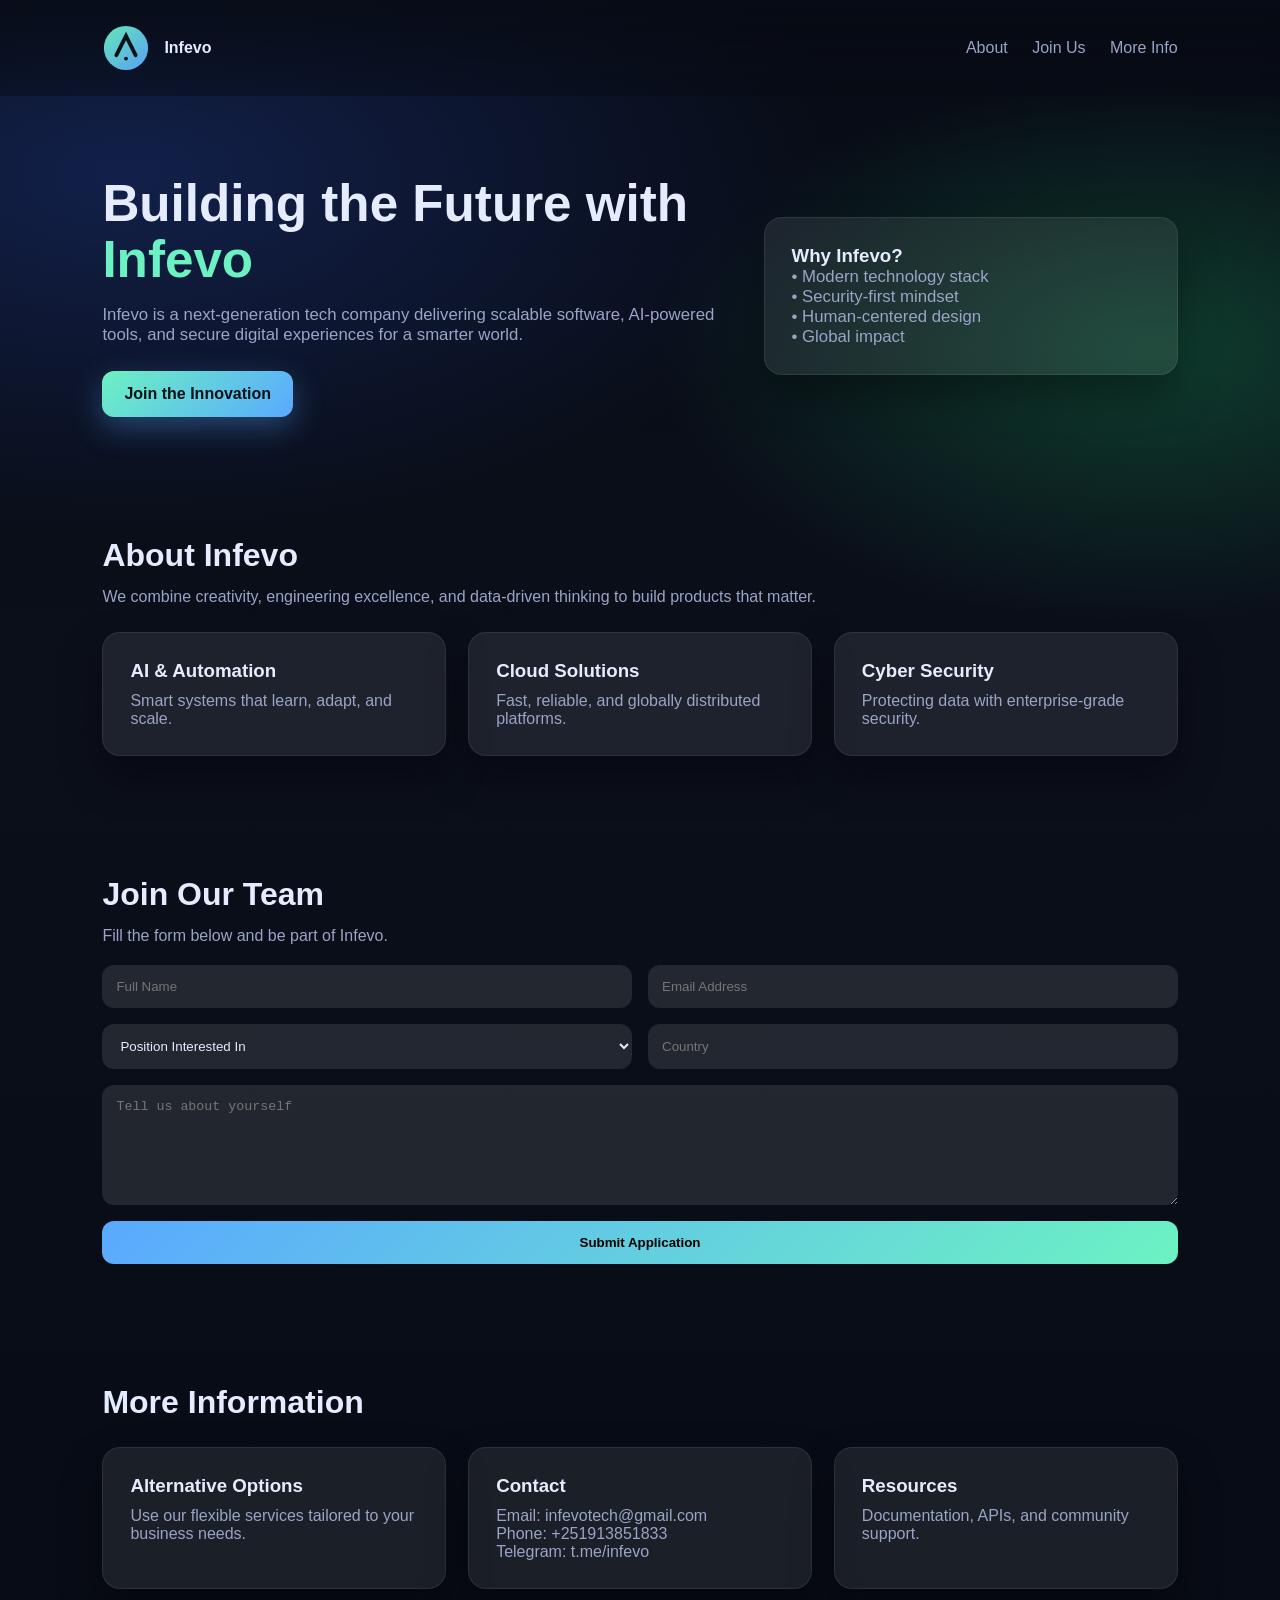
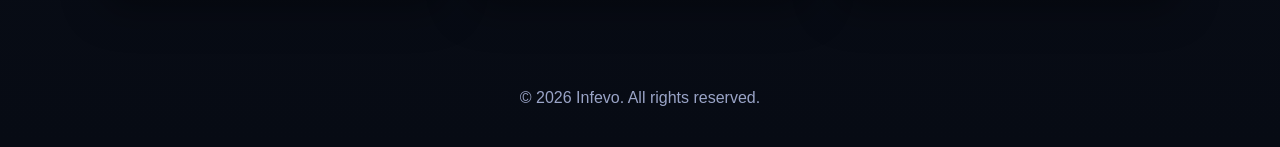
<file: index.html>
<!DOCTYPE html>
<html lang="en">
<head>
  <meta charset="UTF-8" />
  <meta name="viewport" content="width=device-width, initial-scale=1.0" />
  <title>Infevo | Innovative Tech Solutions</title>
  <link rel="stylesheet" href="infevo.css">
</head>
<body>
  <header>
    <div class="brand">
      <svg class="logo" viewBox="0 0 100 100" xmlns="http://www.w3.org/2000/svg">
        <defs>
          <linearGradient id="g" x1="0" y1="0" x2="1" y2="1">
            <stop offset="0%" stop-color="#6cf2c2"/>
            <stop offset="100%" stop-color="#5aa9ff"/>
          </linearGradient>
        </defs>
        <circle cx="50" cy="50" r="46" fill="url(#g)" opacity="0.95"/>
        <path d="M30 65 L50 25 L70 65" fill="none" stroke="#071116" stroke-width="8" stroke-linecap="round"/>
        <circle cx="50" cy="72" r="4" fill="#071116"/>
      </svg>
      <strong>Infevo</strong>
    </div>
    <nav>
      <a href="#about">About</a>
      <a href="#join">Join Us</a>
      <a href="#info">More Info</a>
    </nav>
  </header>

  <main>
    <section class="hero">
      <div>
        <h1>Building the Future with <span style="color:var(--primary)">Infevo</span></h1>
        <p>Infevo is a next‑generation tech company delivering scalable software, AI‑powered tools, and secure digital experiences for a smarter world.</p>
        <a class="cta" href="#join">Join the Innovation</a>
      </div>
      <div class="card">
        <h3>Why Infevo?</h3>
        <p>• Modern technology stack<br>• Security‑first mindset<br>• Human‑centered design<br>• Global impact</p>
      </div>
    </section>

    <section id="about">
      <h2>About Infevo</h2>
      <p>We combine creativity, engineering excellence, and data‑driven thinking to build products that matter.</p>
      <div class="grid">
        <div class="card"><h3>AI & Automation</h3><p>Smart systems that learn, adapt, and scale.</p></div>
        <div class="card"><h3>Cloud Solutions</h3><p>Fast, reliable, and globally distributed platforms.</p></div>
        <div class="card"><h3>Cyber Security</h3><p>Protecting data with enterprise‑grade security.</p></div>
      </div>
    </section>

    <section id="join">
      <h2>Join Our Team</h2>
      <p>Fill the form below and be part of Infevo.</p>

      <form action="https://script.google.com/macros/s/AKfycbzM91y6Ua5hztnZHSWLXN9R_XpExg6BWrJKsNE92SHQQt7ne-SZqYpT6V3pZB0hxnb2/exec" method="post">
        <input type="text" name="name" placeholder="Full Name" required />
        <input type="email" name="email" placeholder="Email Address" required />
        <select name="position" required>
          <option value="">Position Interested In</option>
          <option value="Software Engineer">Software Engineer</option>
          <option value="UI/UX Designer">UI/UX Designer</option>
          <option value="AI Specialist">AI Specialist</option>
        </select>
        <input type="text" name="country" placeholder="Country" required />
        <textarea name="message" placeholder="Tell us about yourself" required></textarea>
        <button type="submit">Submit Application</button>
      </form>
    </section>

    <section id="info">
      <h2>More Information</h2>
      <div class="grid">
        <div class="card"><h3>Alternative Options</h3><p>Use our flexible services tailored to your business needs.</p></div>
        <div class="card"><h3>Contact</h3><p>Email: infevotech@gmail.com<br>Phone: +251913851833<br>Telegram: t.me/infevo</p></div>
        <div class="card"><h3>Resources</h3><p>Documentation, APIs, and community support.</p></div>
      </div>
    </section>
  </main>

  <footer>
    © 2026 Infevo. All rights reserved.
  </footer>

  <script src="script.js"></script>
</body>

</html>
</file>
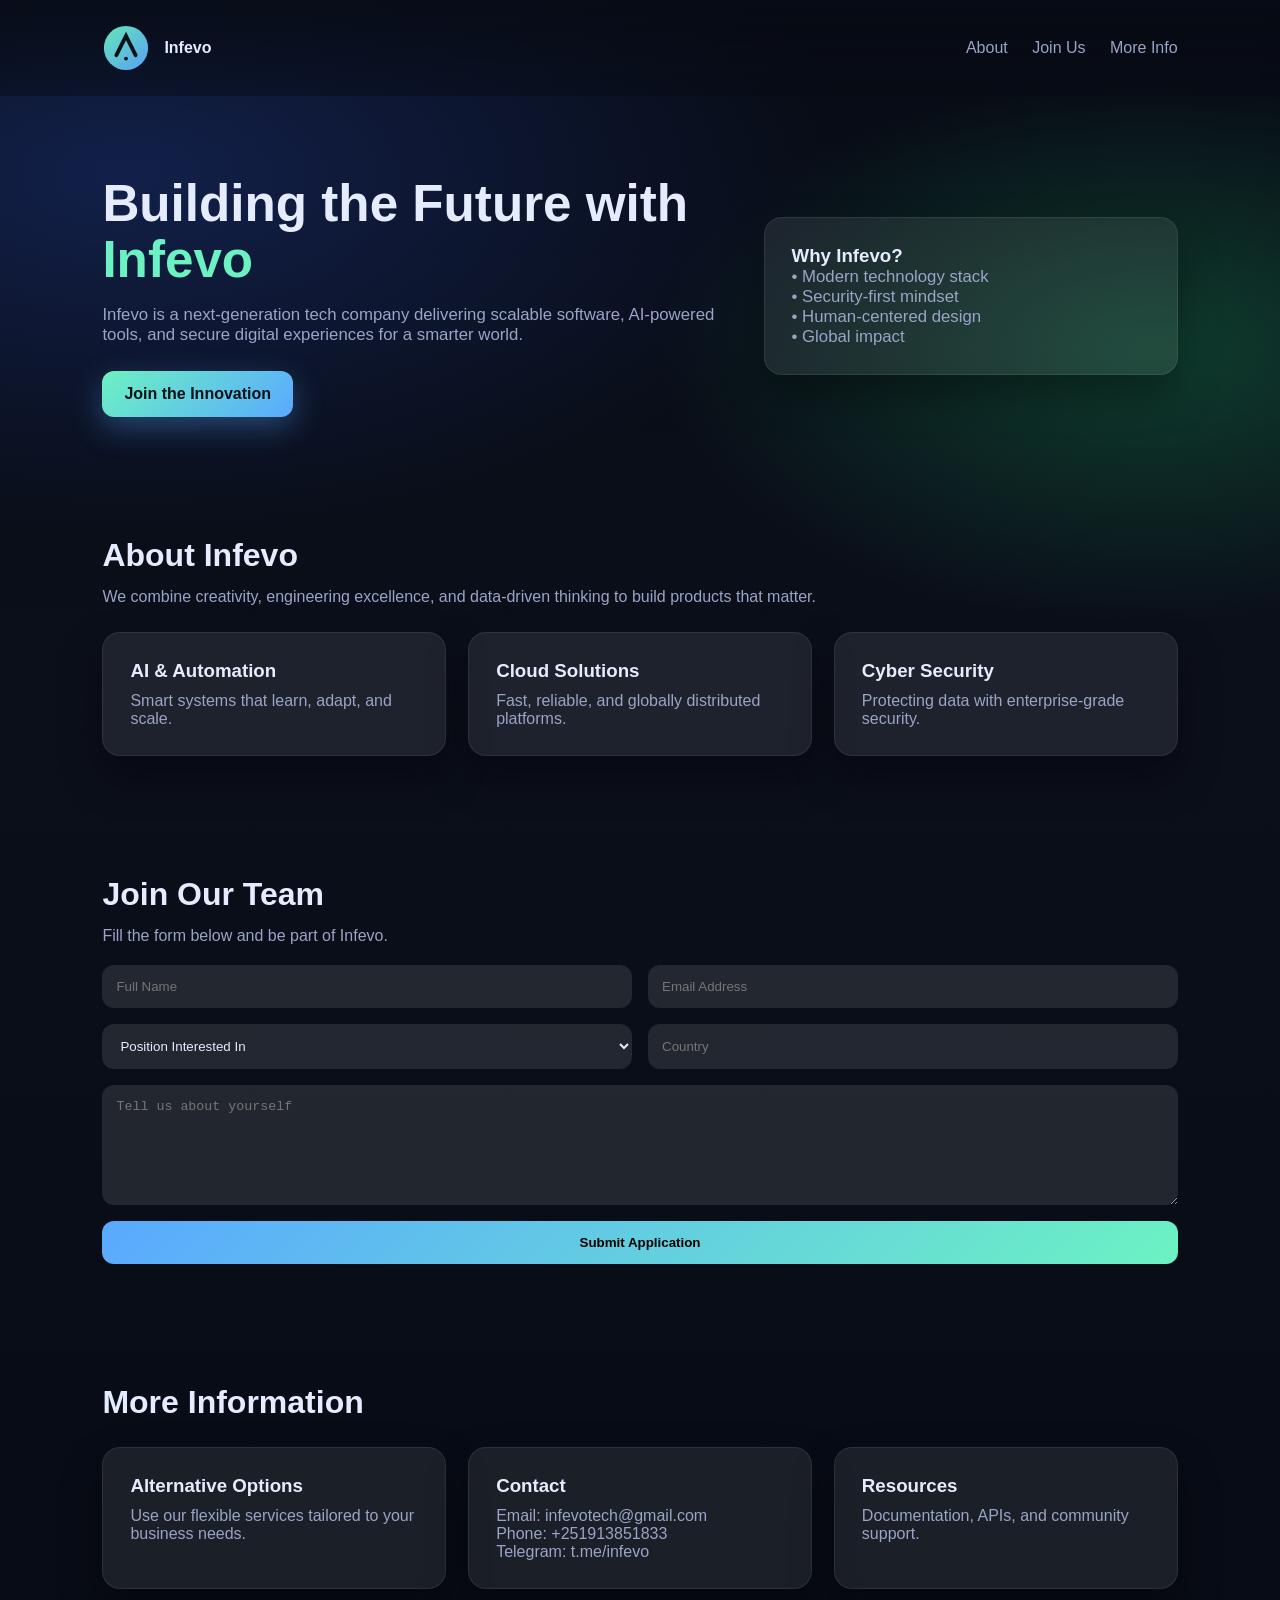
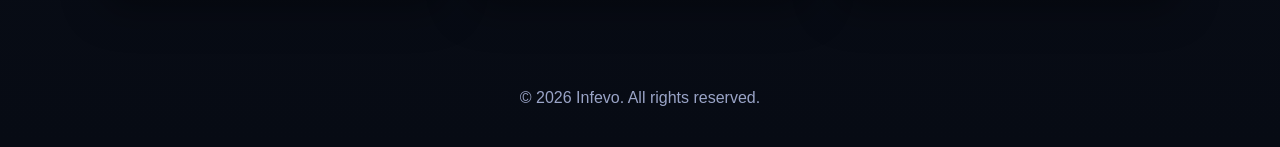
<file: infe.html>
<!DOCTYPE html>
<html lang="en">
<head>
  <meta charset="UTF-8" />
  <meta name="viewport" content="width=device-width, initial-scale=1.0" />
  <title>Infevo | Innovative Tech Solutions</title>
  <link rel="stylesheet" href="infevo.css">
</head>
<body>
  <header>
    <div class="brand">
      <svg class="logo" viewBox="0 0 100 100" xmlns="http://www.w3.org/2000/svg">
        <defs>
          <linearGradient id="g" x1="0" y1="0" x2="1" y2="1">
            <stop offset="0%" stop-color="#6cf2c2"/>
            <stop offset="100%" stop-color="#5aa9ff"/>
          </linearGradient>
        </defs>
        <circle cx="50" cy="50" r="46" fill="url(#g)" opacity="0.95"/>
        <path d="M30 65 L50 25 L70 65" fill="none" stroke="#071116" stroke-width="8" stroke-linecap="round"/>
        <circle cx="50" cy="72" r="4" fill="#071116"/>
      </svg>
      <strong>Infevo</strong>
    </div>
    <nav>
      <a href="#about">About</a>
      <a href="#join">Join Us</a>
      <a href="#info">More Info</a>
    </nav>
  </header>

  <main>
    <section class="hero">
      <div>
        <h1>Building the Future with <span style="color:var(--primary)">Infevo</span></h1>
        <p>Infevo is a next‑generation tech company delivering scalable software, AI‑powered tools, and secure digital experiences for a smarter world.</p>
        <a class="cta" href="#join">Join the Innovation</a>
      </div>
      <div class="card">
        <h3>Why Infevo?</h3>
        <p>• Modern technology stack<br>• Security‑first mindset<br>• Human‑centered design<br>• Global impact</p>
      </div>
    </section>

    <section id="about">
      <h2>About Infevo</h2>
      <p>We combine creativity, engineering excellence, and data‑driven thinking to build products that matter.</p>
      <div class="grid">
        <div class="card"><h3>AI & Automation</h3><p>Smart systems that learn, adapt, and scale.</p></div>
        <div class="card"><h3>Cloud Solutions</h3><p>Fast, reliable, and globally distributed platforms.</p></div>
        <div class="card"><h3>Cyber Security</h3><p>Protecting data with enterprise‑grade security.</p></div>
      </div>
    </section>

    <section id="join">
      <h2>Join Our Team</h2>
      <p>Fill the form below and be part of Infevo.</p>

      <form action="https://script.google.com/macros/s/AKfycbzM91y6Ua5hztnZHSWLXN9R_XpExg6BWrJKsNE92SHQQt7ne-SZqYpT6V3pZB0hxnb2/exec" method="post">
        <input type="text" name="name" placeholder="Full Name" required />
        <input type="email" name="email" placeholder="Email Address" required />
        <select name="position" required>
          <option value="">Position Interested In</option>
          <option value="Software Engineer">Software Engineer</option>
          <option value="UI/UX Designer">UI/UX Designer</option>
          <option value="AI Specialist">AI Specialist</option>
        </select>
        <input type="text" name="country" placeholder="Country" required />
        <textarea name="message" placeholder="Tell us about yourself" required></textarea>
        <button type="submit">Submit Application</button>
      </form>
    </section>

    <section id="info">
      <h2>More Information</h2>
      <div class="grid">
        <div class="card"><h3>Alternative Options</h3><p>Use our flexible services tailored to your business needs.</p></div>
        <div class="card"><h3>Contact</h3><p>Email: infevotech@gmail.com<br>Phone: +251913851833<br>Telegram: t.me/infevo</p></div>
        <div class="card"><h3>Resources</h3><p>Documentation, APIs, and community support.</p></div>
      </div>
    </section>
  </main>

  <footer>
    © 2026 Infevo. All rights reserved.
  </footer>

  <script src="script.js"></script>
</body>
</html>
</file>
<file: infevo.css>
:root {
  --primary: #6cf2c2;
  --secondary: #5aa9ff;
  --bg-dark: #0b0f1a;
  --card: rgba(255,255,255,0.08);
  --text: #e6ecff;
  --muted: #9aa4c7;
}

* { box-sizing: border-box; margin: 0; padding: 0; }

body {
  font-family: 'Segoe UI', Tahoma, Geneva, Verdana, sans-serif;
  color: var(--text);
  background: radial-gradient(1200px 600px at 10% 10%, #12204a 0%, transparent 60%),
              radial-gradient(900px 500px at 90% 20%, #0f3d2e 0%, transparent 55%),
              linear-gradient(180deg, #070b14, #0b0f1a 40%, #070b14);
  min-height: 100vh;
  overflow-x: hidden;
}

header {
  display: flex;
  align-items: center;
  justify-content: space-between;
  padding: 24px 8vw;
  position: sticky;
  top: 0;
  background: linear-gradient(180deg, rgba(7,11,20,0.8), rgba(7,11,20,0.4));
  backdrop-filter: blur(8px);
  z-index: 10;
}

.brand { display: flex; align-items: center; gap: 14px; }

.logo { width: 48px; height: 48px; }

nav a {
  color: var(--muted);
  text-decoration: none;
  margin-left: 20px;
  font-weight: 500;
}

nav a:hover { color: var(--text); }

.hero {
  padding: 80px 8vw 60px;
  display: grid;
  grid-template-columns: 1.2fr 0.8fr;
  gap: 40px;
  align-items: center;
}

.hero h1 {
  font-size: clamp(2.2rem, 4vw, 3.2rem);
  line-height: 1.1;
  margin-bottom: 16px;
}

.hero p { color: var(--muted); font-size: 1.05rem; }

.cta {
  margin-top: 26px;
  display: inline-block;
  padding: 14px 22px;
  border-radius: 12px;
  background: linear-gradient(135deg, var(--primary), var(--secondary));
  color: #071116;
  font-weight: 700;
  text-decoration: none;
  box-shadow: 0 10px 30px rgba(90,169,255,0.35);
}

.card {
  background: var(--card);
  border-radius: 18px;
  padding: 28px;
  box-shadow: inset 0 0 0 1px rgba(255,255,255,0.08), 0 20px 40px rgba(0,0,0,0.35);
}

section { padding: 60px 8vw; }

section h2 { font-size: 2rem; margin-bottom: 14px; }

section p { color: var(--muted); }

.grid {
  display: grid;
  grid-template-columns: repeat(3, 1fr);
  gap: 22px;
  margin-top: 26px;
}

.grid .card h3 { margin-bottom: 10px; }

form {
  display: grid;
  grid-template-columns: 1fr 1fr;
  gap: 16px;
  margin-top: 20px;
}

form input, form textarea, form select {
  width: 100%;
  padding: 14px;
  border-radius: 12px;
  border: none;
  background: rgba(255,255,255,0.1);
  color: var(--text);
  outline: none;
}

form textarea {
  grid-column: 1 / -1;
  resize: vertical;
  min-height: 120px;
}

form button {
  grid-column: 1 / -1;
  padding: 14px;
  border-radius: 12px;
  border: none;
  background: linear-gradient(135deg, var(--secondary), var(--primary));
  font-weight: 700;
  cursor: pointer;
}

footer {
  padding: 40px 8vw;
  text-align: center;
  color: var(--muted);
}

@media (max-width: 900px) {
  .hero { grid-template-columns: 1fr; }
  .grid { grid-template-columns: 1fr; }
  form { grid-template-columns: 1fr; }
}
</file>
